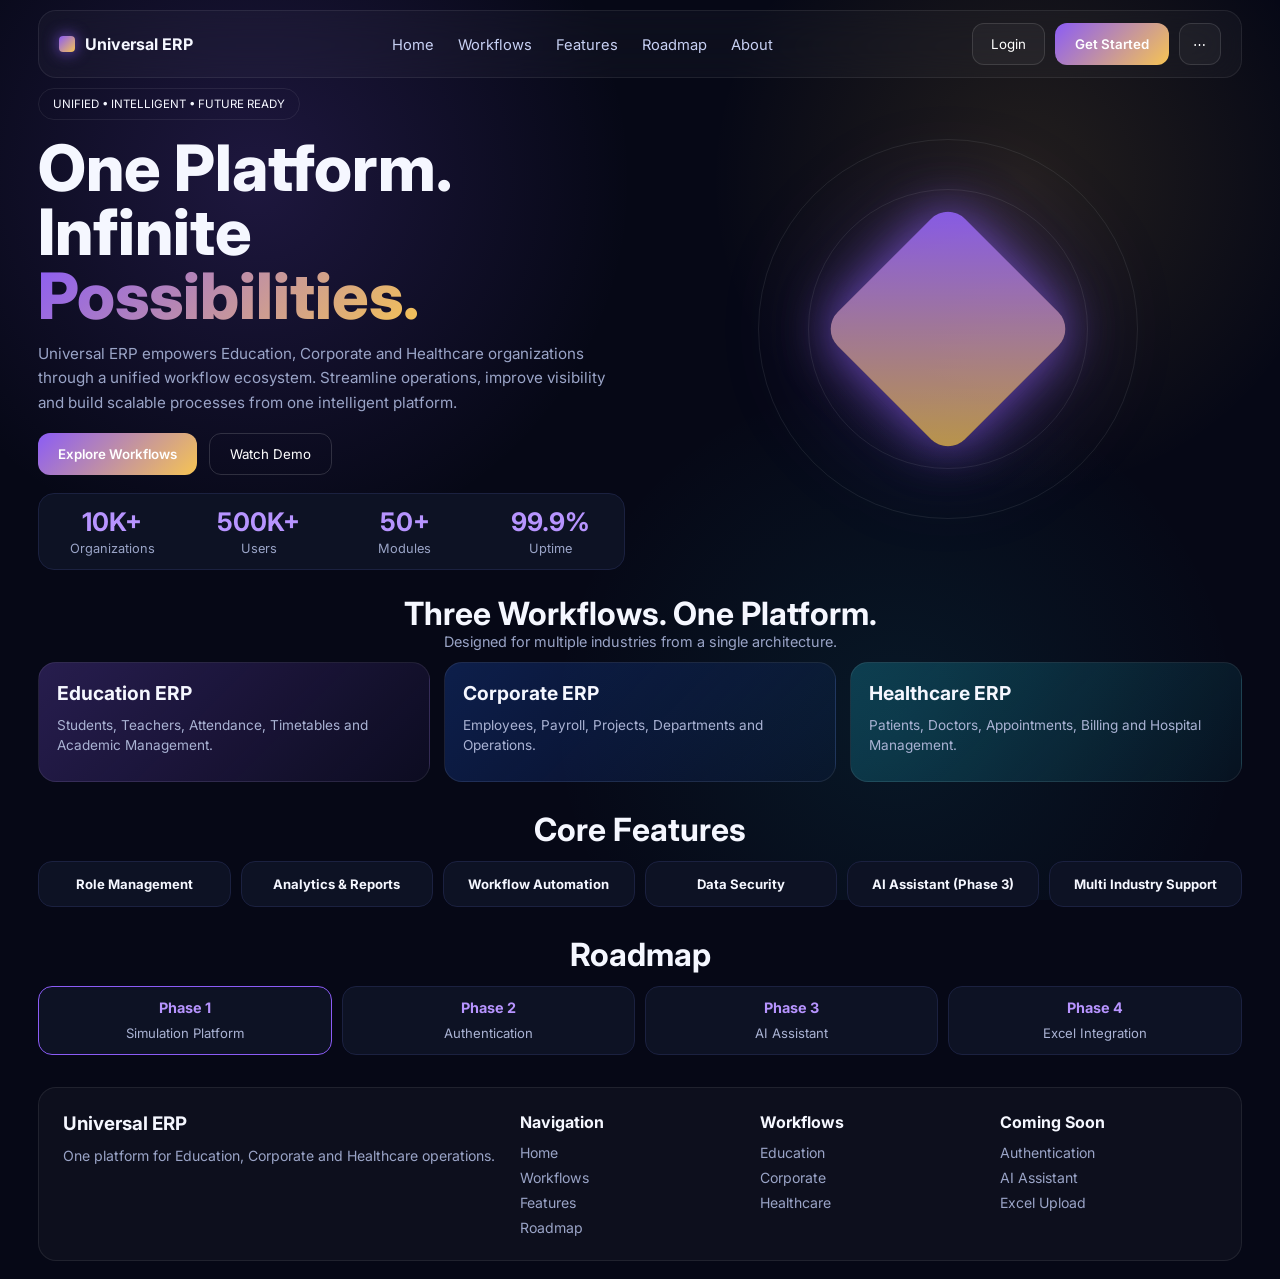
<file: frontend/index.html>
<!DOCTYPE html>
<html lang="en">
<head>
    <meta charset="UTF-8">
    <meta name="viewport" content="width=device-width, initial-scale=1.0">
    <title>Universal Workflow ERP</title>

    <link rel="stylesheet" href="css/global.css">
    <link rel="stylesheet" href="css/landing.css">

    <link rel="preconnect" href="https://fonts.googleapis.com">
    <link rel="preconnect" href="https://fonts.gstatic.com" crossorigin>
    <link href="https://fonts.googleapis.com/css2?family=Inter:wght@300;400;500;600;700;800&display=swap" rel="stylesheet">
</head>
<body>

<div class="page-bg"></div>

<nav class="navbar">
    <div class="logo">
        <div class="logo-cube"></div>
        <span>Universal ERP</span>
    </div>

    <ul class="nav-links">
        <li><a href="#">Home</a></li>
        <li><a href="#workflows">Workflows</a></li>
        <li><a href="#features">Features</a></li>
        <li><a href="#roadmap">Roadmap</a></li>
        <li><a href="#">About</a></li>
    </ul>

    <div class="nav-actions">
        <button class="login-btn">Login</button>
        <button class="primary-btn">Get Started</button>
        <button class="menu-btn">⋯</button>
    </div>
</nav>

<section class="hero">

    <div class="hero-left">

        <div class="hero-badge">
            UNIFIED • INTELLIGENT • FUTURE READY
        </div>

        <h1>
            One Platform.<br>
            Infinite <span>Possibilities.</span>
        </h1>

        <p>
            Universal ERP empowers Education, Corporate and Healthcare
            organizations through a unified workflow ecosystem.
            Streamline operations, improve visibility and build
            scalable processes from one intelligent platform.
        </p>

        <div class="hero-buttons">
            <button class="primary-btn">
                Explore Workflows
            </button>

            <button class="secondary-btn">
                Watch Demo
            </button>
        </div>

        <div class="stats-card">

            <div class="stat">
                <h3>10K+</h3>
                <span>Organizations</span>
            </div>

            <div class="stat">
                <h3>500K+</h3>
                <span>Users</span>
            </div>

            <div class="stat">
                <h3>50+</h3>
                <span>Modules</span>
            </div>

            <div class="stat">
                <h3>99.9%</h3>
                <span>Uptime</span>
            </div>

        </div>

    </div>

    <div class="hero-right">

        <div class="glow-cube"></div>

        <div class="orbit orbit-1"></div>
        <div class="orbit orbit-2"></div>

    </div>

</section>

<section id="workflows" class="section">

    <div class="section-header">
        <h2>Three Workflows. One Platform.</h2>
        <p>
            Designed for multiple industries from a single architecture.
        </p>
    </div>

    <div class="workflow-grid">

        <a href="education.html" class="workflow-card education">
            <h3>Education ERP</h3>
            <p>
                Students, Teachers, Attendance,
                Timetables and Academic Management.
            </p>
        </a>

        <a href="corporate.html" class="workflow-card corporate">
            <h3>Corporate ERP</h3>
            <p>
                Employees, Payroll, Projects,
                Departments and Operations.
            </p>
        </a>

        <a href="hospital.html" class="workflow-card hospital">
            <h3>Healthcare ERP</h3>
            <p>
                Patients, Doctors, Appointments,
                Billing and Hospital Management.
            </p>
        </a>

    </div>

</section>

<section id="features" class="section">

    <div class="section-header">
        <h2>Core Features</h2>
    </div>

    <div class="features-grid">

        <div class="feature-card">
            <h4>Role Management</h4>
        </div>

        <div class="feature-card">
            <h4>Analytics & Reports</h4>
        </div>

        <div class="feature-card">
            <h4>Workflow Automation</h4>
        </div>

        <div class="feature-card">
            <h4>Data Security</h4>
        </div>

        <div class="feature-card">
            <h4>AI Assistant (Phase 3)</h4>
        </div>

        <div class="feature-card">
            <h4>Multi Industry Support</h4>
        </div>

    </div>

</section>

<section id="roadmap" class="section">

    <div class="section-header">
        <h2>Roadmap</h2>
    </div>

    <div class="roadmap">

        <div class="roadmap-item active">
            <h4>Phase 1</h4>
            <span>Simulation Platform</span>
        </div>

        <div class="roadmap-item">
            <h4>Phase 2</h4>
            <span>Authentication</span>
        </div>

        <div class="roadmap-item">
            <h4>Phase 3</h4>
            <span>AI Assistant</span>
        </div>

        <div class="roadmap-item">
            <h4>Phase 4</h4>
            <span>Excel Integration</span>
        </div>

    </div>

</section>

<footer>

    <div class="footer-column">
        <h3>Universal ERP</h3>
        <p>
            One platform for Education,
            Corporate and Healthcare operations.
        </p>
    </div>

    <div class="footer-column">
        <h4>Navigation</h4>
        <a href="#">Home</a>
        <a href="#">Workflows</a>
        <a href="#">Features</a>
        <a href="#">Roadmap</a>
    </div>

    <div class="footer-column">
        <h4>Workflows</h4>
        <a href="#">Education</a>
        <a href="#">Corporate</a>
        <a href="#">Healthcare</a>
    </div>

    <div class="footer-column">
        <h4>Coming Soon</h4>
        <a href="#">Authentication</a>
        <a href="#">AI Assistant</a>
        <a href="#">Excel Upload</a>
    </div>

</footer>

<script src="js/main.js"></script>

</body>
</html>
</file>
<file: frontend/css/global.css>
:root{
    --bg:#060816;
    --card:#0d1224;
    --border:#1b2140;

    --text:#f5f7ff;
    --muted:#9aa4c7;

    --purple:#8b5cf6;
    --gold:#f6c453;
    --cyan:#22d3ee;

    --radius:20px;
}

*{
    margin:0;
    padding:0;
    box-sizing:border-box;
}

html{
    scroll-behavior:smooth;
}

body{
    font-family:'Inter',sans-serif;
    background:var(--bg);
    color:var(--text);
    overflow-x:hidden;
}

a{
    text-decoration:none;
    color:inherit;
}

button{
    border:none;
    cursor:pointer;
    font-family:inherit;
}

.page-bg{
    position:fixed;
    inset:0;
    z-index:-1;

    background:
    radial-gradient(circle at 20% 20%,rgba(139,92,246,.18),transparent 30%),
    radial-gradient(circle at 80% 20%,rgba(246,196,83,.12),transparent 25%),
    radial-gradient(circle at 70% 80%,rgba(34,211,238,.08),transparent 30%),
    #060816;
}

.section{
    width:min(1450px,94%);
    margin:auto;
    padding:14px 0;
}

.section-header{
    text-align:center;
    margin-bottom:12px;
}

.section-header h2{
    font-size:2rem;
    font-weight:700;
}

.section-header p{
    color:var(--muted);
    font-size:.9rem;
}

.primary-btn{
    padding:12px 20px;
    border-radius:12px;

    background:
    linear-gradient(
        135deg,
        #8b5cf6,
        #f6c453
    );

    color:white;
    font-weight:600;
}

.secondary-btn{
    padding:12px 20px;

    background:transparent;

    border:1px solid rgba(255,255,255,.15);

    color:white;

    border-radius:12px;
}

.login-btn{
    padding:10px 18px;

    background:rgba(255,255,255,.04);

    color:white;

    border:1px solid rgba(255,255,255,.12);

    border-radius:12px;
}

.menu-btn{
    width:42px;
    height:42px;

    background:rgba(255,255,255,.04);

    color:white;

    border:1px solid rgba(255,255,255,.12);

    border-radius:12px;
}
</file>
<file: frontend/css/landing.css>
/* ---------- NAVBAR ---------- */

.navbar{
    width:min(1450px,94%);
    margin:10px auto;

    display:flex;
    justify-content:space-between;
    align-items:center;

    padding:12px 20px;

    background:rgba(255,255,255,.03);
    backdrop-filter:blur(20px);

    border:1px solid rgba(255,255,255,.08);
    border-radius:18px;
}

.logo{
    display:flex;
    align-items:center;
    gap:10px;

    font-weight:700;
    font-size:1rem;
}

.logo-cube{
    width:16px;
    height:16px;

    border-radius:4px;

    background:
    linear-gradient(
        135deg,
        #8b5cf6,
        #f6c453
    );

    box-shadow:
    0 0 15px rgba(139,92,246,.8);
}

.nav-links{
    display:flex;
    gap:24px;

    list-style:none;
}

.nav-links a{
    color:#c7d0f3;
    font-size:.92rem;
}

.nav-actions{
    display:flex;
    gap:10px;
}

/* ---------- HERO ---------- */

.hero{
    width:min(1450px,94%);
    margin:8px auto 10px;

    display:grid;
    grid-template-columns:1fr 1fr;

    gap:30px;
    align-items:center;
}

.hero-badge{
    display:inline-flex;

    padding:8px 14px;

    font-size:.72rem;

    border-radius:999px;

    border:1px solid rgba(255,255,255,.08);

    margin-bottom:16px;
}

.hero h1{
    font-size:4rem;
    line-height:1;

    margin-bottom:14px;

    font-weight:800;
}

.hero h1 span{
    background:
    linear-gradient(
        135deg,
        #8b5cf6,
        #f6c453
    );

    -webkit-background-clip:text;
    -webkit-text-fill-color:transparent;
}

.hero p{
    color:#9aa4c7;

    line-height:1.6;

    max-width:600px;

    margin-bottom:18px;

    font-size:.95rem;
}

.hero-buttons{
    display:flex;
    gap:12px;

    margin-bottom:18px;
}

/* ---------- STATS ---------- */

.stats-card{
    display:grid;

    grid-template-columns:repeat(4,1fr);

    background:#0d1224;

    border:1px solid #1b2140;

    border-radius:16px;

    overflow:hidden;
}

.stat{
    text-align:center;

    padding:12px 6px;
}

.stat h3{
    font-size:1.6rem;

    color:#b794ff;
}

.stat span{
    color:#9aa4c7;
    font-size:.8rem;
}

/* ---------- HERO GRAPHIC ---------- */

.hero-right{
    display:flex;
    justify-content:center;
    align-items:center;

    min-height:300px;

    position:relative;
}

.glow-cube{
    width:180px;
    height:180px;

    border-radius:24px;

    background:
    linear-gradient(
        135deg,
        rgba(139,92,246,.95),
        rgba(246,196,83,.75)
    );

    transform:rotate(45deg);

    box-shadow:
    0 0 50px rgba(139,92,246,.7),
    0 0 120px rgba(139,92,246,.3);
}

.orbit{
    position:absolute;

    border-radius:50%;

    border:1px solid rgba(255,255,255,.08);
}

.orbit-1{
    width:280px;
    height:280px;
}

.orbit-2{
    width:380px;
    height:380px;
}

/* ---------- WORKFLOWS ---------- */

.workflow-grid{
    display:grid;

    grid-template-columns:repeat(3,1fr);

    gap:14px;
}

.workflow-card{
    min-height:120px;

    padding:18px;

    border-radius:18px;

    border:1px solid rgba(255,255,255,.08);

    transition:.2s;
}

.workflow-card:hover{
    transform:translateY(-3px);
}

.education{
    background:
    linear-gradient(
        135deg,
        rgba(139,92,246,.25),
        rgba(139,92,246,.05)
    );
}

.corporate{
    background:
    linear-gradient(
        135deg,
        rgba(37,99,235,.25),
        rgba(37,99,235,.05)
    );
}

.hospital{
    background:
    linear-gradient(
        135deg,
        rgba(34,211,238,.22),
        rgba(34,211,238,.05)
    );
}

.workflow-card h3{
    font-size:1.2rem;
    margin-bottom:10px;
}

.workflow-card p{
    font-size:.85rem;
    color:#aab3d4;
    line-height:1.5;
}

/* ---------- FEATURES ---------- */

.features-grid{
    display:grid;

    grid-template-columns:repeat(6,1fr);

    gap:10px;
}

.feature-card{
    background:#0d1224;

    border:1px solid #1b2140;

    border-radius:14px;

    padding:14px 10px;

    text-align:center;
}

.feature-card h4{
    font-size:.82rem;
}

/* ---------- ROADMAP ---------- */

.roadmap{
    display:grid;

    grid-template-columns:repeat(4,1fr);

    gap:10px;
}

.roadmap-item{
    background:#0d1224;

    border:1px solid #1b2140;

    border-radius:14px;

    text-align:center;

    padding:12px;
}

.roadmap-item h4{
    color:#b794ff;
    font-size:.9rem;

    margin-bottom:6px;
}

.roadmap-item span{
    font-size:.82rem;
    color:#aab3d4;
}

.roadmap-item.active{
    border-color:#8b5cf6;
}

/* ---------- FOOTER ---------- */

footer{
    width:min(1450px,94%);
    margin:18px auto;

    display:grid;

    grid-template-columns:2fr 1fr 1fr 1fr;

    gap:24px;

    padding:24px;

    background:rgba(255,255,255,.03);

    border:1px solid rgba(255,255,255,.08);

    border-radius:18px;
}

.footer-column{
    display:flex;
    flex-direction:column;
    gap:8px;
}

.footer-column h3,
.footer-column h4{
    margin-bottom:4px;
}

.footer-column p,
.footer-column a{
    color:#9aa4c7;
    font-size:.88rem;
}

/* ---------- RESPONSIVE ---------- */

@media(max-width:1100px){

    .hero{
        grid-template-columns:1fr;
    }

    .workflow-grid{
        grid-template-columns:1fr;
    }

    .features-grid{
        grid-template-columns:repeat(2,1fr);
    }

    .roadmap{
        grid-template-columns:repeat(2,1fr);
    }

    footer{
        grid-template-columns:1fr 1fr;
    }
}

@media(max-width:768px){

    .nav-links{
        display:none;
    }

    .hero h1{
        font-size:2.8rem;
    }

    .stats-card{
        grid-template-columns:repeat(2,1fr);
    }

    .features-grid{
        grid-template-columns:1fr;
    }

    .roadmap{
        grid-template-columns:1fr;
    }

    footer{
        grid-template-columns:1fr;
    }
}
</file>
